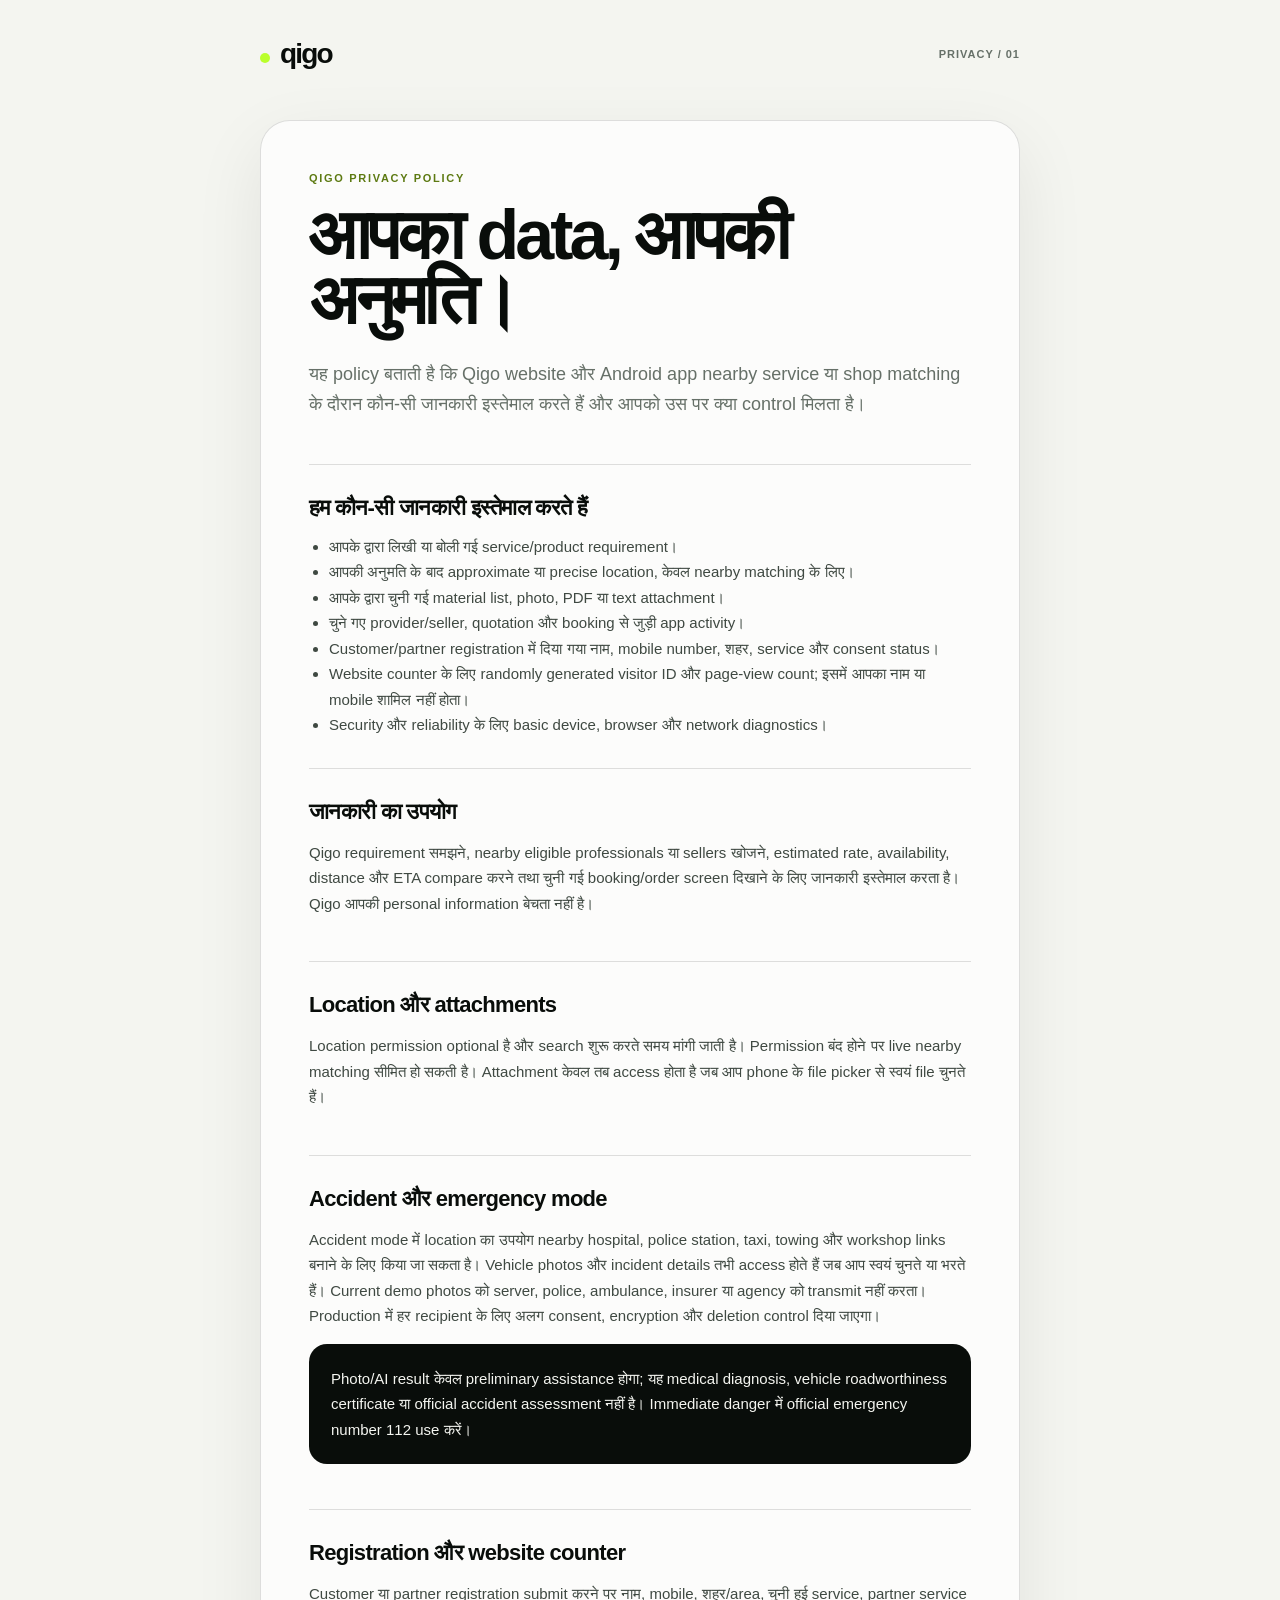
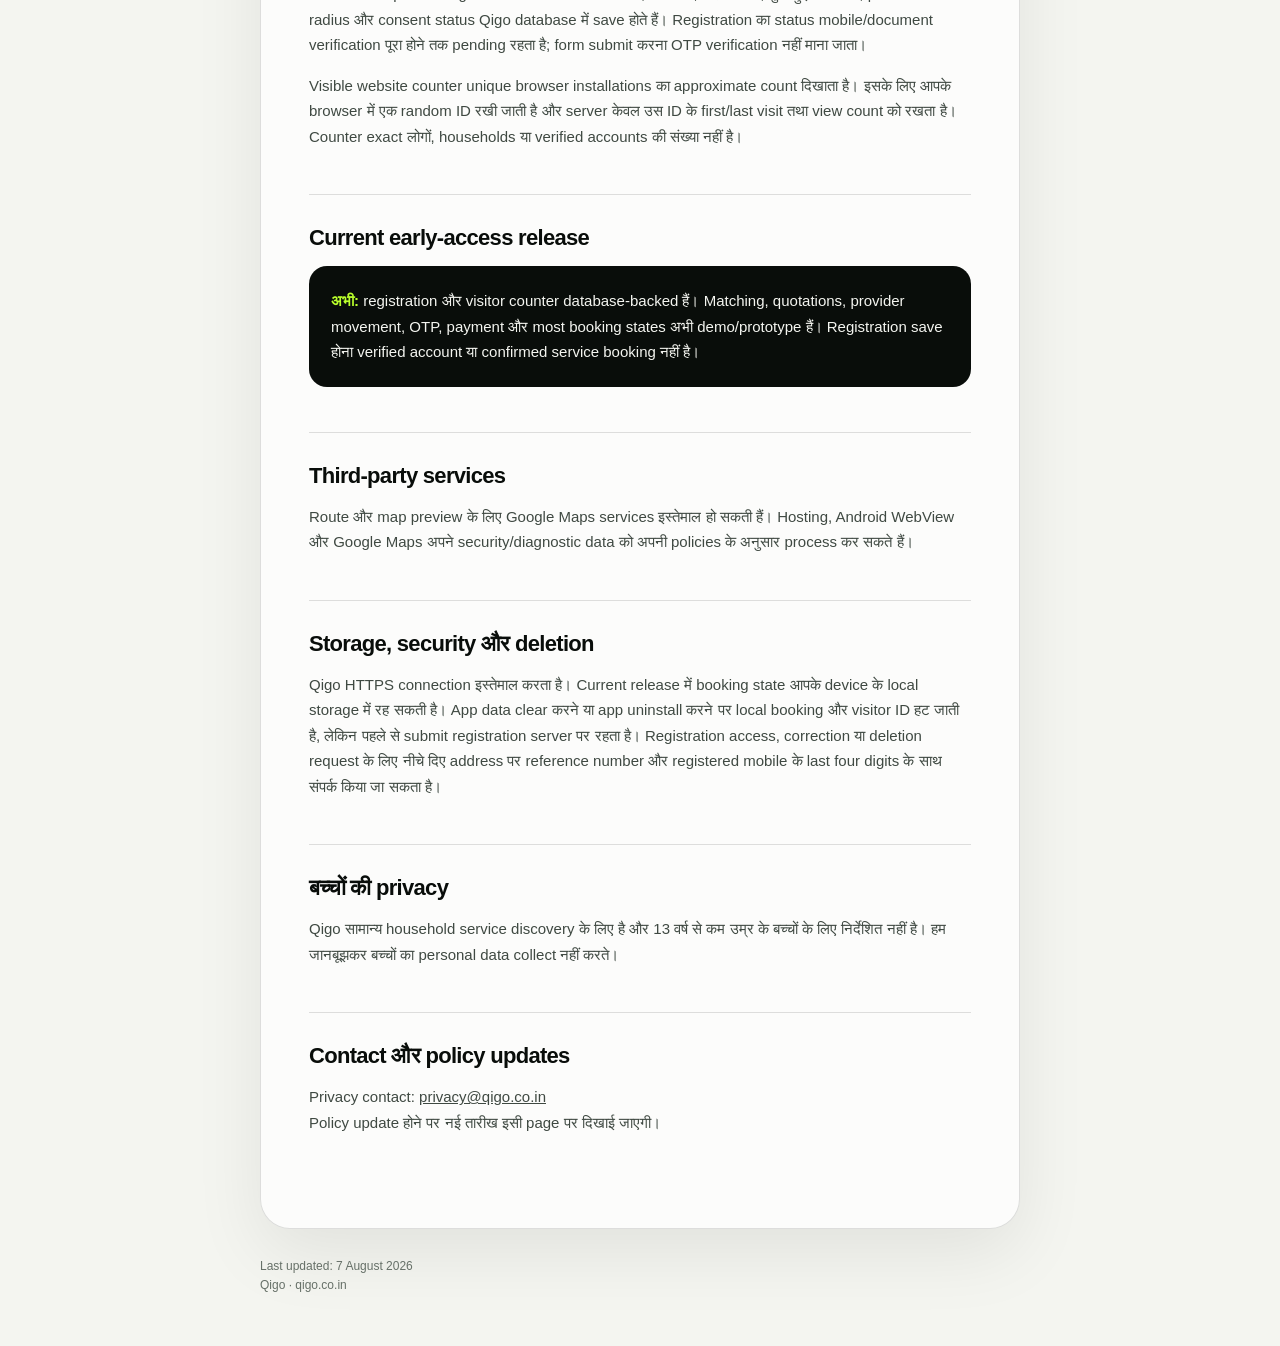
<file: privacy.html>
<!doctype html>
<html lang="hi">
  <head>
    <meta charset="utf-8" />
    <meta name="viewport" content="width=device-width, initial-scale=1" />
    <meta name="theme-color" content="#0a0d0b" />
    <meta name="robots" content="index,follow" />
    <title>Qigo Privacy Policy</title>
    <style>
      :root {
        color-scheme: light;
        --ink: #090d0a;
        --muted: #667068;
        --line: rgba(9, 13, 10, 0.13);
        --canvas: #f4f5f0;
        --signal: #baff2c;
        font-family: Arial, sans-serif;
      }
      * { box-sizing: border-box; }
      body {
        margin: 0;
        background: var(--canvas);
        color: var(--ink);
      }
      header, article, footer {
        width: min(100% - 36px, 760px);
        margin-inline: auto;
      }
      header {
        padding: 38px 0 50px;
        display: flex;
        align-items: center;
        justify-content: space-between;
      }
      .brand {
        color: inherit;
        font-size: 28px;
        font-weight: 900;
        text-decoration: none;
        letter-spacing: -1.8px;
      }
      .brand::before {
        content: "";
        display: inline-block;
        width: 10px;
        height: 10px;
        margin-right: 10px;
        border-radius: 50%;
        background: var(--signal);
      }
      header span {
        color: var(--muted);
        font-size: 11px;
        font-weight: 800;
        letter-spacing: 1px;
      }
      article {
        padding: 48px;
        border: 1px solid var(--line);
        border-radius: 30px;
        background: rgba(255, 255, 255, 0.72);
        box-shadow: 0 24px 70px rgba(9, 13, 10, 0.08);
      }
      .eyebrow {
        margin: 0 0 15px;
        color: #5d7a12;
        font-size: 11px;
        font-weight: 900;
        letter-spacing: 1.7px;
      }
      h1 {
        max-width: 620px;
        margin: 0;
        font-size: clamp(40px, 8vw, 70px);
        line-height: 0.94;
        letter-spacing: -4px;
      }
      .intro {
        margin: 26px 0 44px;
        color: var(--muted);
        font-size: 18px;
        line-height: 1.65;
      }
      section {
        padding: 30px 0;
        border-top: 1px solid var(--line);
      }
      h2 {
        margin: 0 0 13px;
        font-size: 22px;
        letter-spacing: -0.7px;
      }
      p, li {
        color: #3f4942;
        font-size: 15px;
        line-height: 1.7;
      }
      ul { margin: 12px 0 0; padding-left: 20px; }
      .notice {
        padding: 22px;
        border-radius: 18px;
        background: var(--ink);
        color: #f4f5f0;
      }
      .notice strong { color: var(--signal); }
      a { color: inherit; }
      footer {
        padding: 28px 0 50px;
        color: var(--muted);
        font-size: 12px;
        line-height: 1.6;
      }
      @media (max-width: 620px) {
        article { padding: 28px 22px; border-radius: 24px; }
        header { padding: 24px 0 34px; }
        h1 { letter-spacing: -2.5px; }
      }
    </style>
  </head>
  <body>
    <header>
      <a class="brand" href="/">qigo</a>
      <span>PRIVACY / 01</span>
    </header>

    <article>
      <p class="eyebrow">QIGO PRIVACY POLICY</p>
      <h1>आपका data, आपकी अनुमति।</h1>
      <p class="intro">
        यह policy बताती है कि Qigo website और Android app nearby service या shop matching के दौरान
        कौन-सी जानकारी इस्तेमाल करते हैं और आपको उस पर क्या control मिलता है।
      </p>

      <section>
        <h2>हम कौन-सी जानकारी इस्तेमाल करते हैं</h2>
        <ul>
          <li>आपके द्वारा लिखी या बोली गई service/product requirement।</li>
          <li>आपकी अनुमति के बाद approximate या precise location, केवल nearby matching के लिए।</li>
          <li>आपके द्वारा चुनी गई material list, photo, PDF या text attachment।</li>
          <li>चुने गए provider/seller, quotation और booking से जुड़ी app activity।</li>
          <li>Customer/partner registration में दिया गया नाम, mobile number, शहर, service और consent status।</li>
          <li>Website counter के लिए randomly generated visitor ID और page-view count; इसमें आपका नाम या mobile शामिल नहीं होता।</li>
          <li>Security और reliability के लिए basic device, browser और network diagnostics।</li>
        </ul>
      </section>

      <section>
        <h2>जानकारी का उपयोग</h2>
        <p>
          Qigo requirement समझने, nearby eligible professionals या sellers खोजने, estimated rate,
          availability, distance और ETA compare करने तथा चुनी गई booking/order screen दिखाने के लिए
          जानकारी इस्तेमाल करता है। Qigo आपकी personal information बेचता नहीं है।
        </p>
      </section>

      <section>
        <h2>Location और attachments</h2>
        <p>
          Location permission optional है और search शुरू करते समय मांगी जाती है। Permission बंद होने पर
          live nearby matching सीमित हो सकती है। Attachment केवल तब access होता है जब आप phone के file
          picker से स्वयं file चुनते हैं।
        </p>
      </section>

      <section>
        <h2>Accident और emergency mode</h2>
        <p>
          Accident mode में location का उपयोग nearby hospital, police station, taxi, towing और workshop
          links बनाने के लिए किया जा सकता है। Vehicle photos और incident details तभी access होते हैं जब
          आप स्वयं चुनते या भरते हैं। Current demo photos को server, police, ambulance, insurer या agency
          को transmit नहीं करता। Production में हर recipient के लिए अलग consent, encryption और deletion
          control दिया जाएगा।
        </p>
        <p class="notice">
          Photo/AI result केवल preliminary assistance होगा; यह medical diagnosis, vehicle roadworthiness
          certificate या official accident assessment नहीं है। Immediate danger में official emergency
          number 112 use करें।
        </p>
      </section>

      <section>
        <h2>Registration और website counter</h2>
        <p>
          Customer या partner registration submit करने पर नाम, mobile, शहर/area, चुनी हुई service,
          partner service radius और consent status Qigo database में save होते हैं। Registration का
          status mobile/document verification पूरा होने तक pending रहता है; form submit करना OTP
          verification नहीं माना जाता।
        </p>
        <p>
          Visible website counter unique browser installations का approximate count दिखाता है। इसके लिए
          आपके browser में एक random ID रखी जाती है और server केवल उस ID के first/last visit तथा view count
          को रखता है। Counter exact लोगों, households या verified accounts की संख्या नहीं है।
        </p>
      </section>

      <section>
        <h2>Current early-access release</h2>
        <p class="notice">
          <strong>अभी:</strong> registration और visitor counter database-backed हैं। Matching, quotations,
          provider movement, OTP, payment और most booking states अभी demo/prototype हैं। Registration save
          होना verified account या confirmed service booking नहीं है।
        </p>
      </section>

      <section>
        <h2>Third-party services</h2>
        <p>
          Route और map preview के लिए Google Maps services इस्तेमाल हो सकती हैं। Hosting, Android WebView
          और Google Maps अपने security/diagnostic data को अपनी policies के अनुसार process कर सकते हैं।
        </p>
      </section>

      <section>
        <h2>Storage, security और deletion</h2>
        <p>
          Qigo HTTPS connection इस्तेमाल करता है। Current release में booking state आपके device के local
          storage में रह सकती है। App data clear करने या app uninstall करने पर local booking और visitor ID
          हट जाती है, लेकिन पहले से submit registration server पर रहता है। Registration access, correction
          या deletion request के लिए नीचे दिए address पर reference number और registered mobile के last four
          digits के साथ संपर्क किया जा सकता है।
        </p>
      </section>

      <section>
        <h2>बच्चों की privacy</h2>
        <p>
          Qigo सामान्य household service discovery के लिए है और 13 वर्ष से कम उम्र के बच्चों के लिए
          निर्देशित नहीं है। हम जानबूझकर बच्चों का personal data collect नहीं करते।
        </p>
      </section>

      <section>
        <h2>Contact और policy updates</h2>
        <p>
          Privacy contact: <a href="mailto:privacy@qigo.co.in">privacy@qigo.co.in</a><br />
          Policy update होने पर नई तारीख इसी page पर दिखाई जाएगी।
        </p>
      </section>
    </article>

    <footer>
      Last updated: 7 August 2026<br />
      Qigo · qigo.co.in
    </footer>
  </body>
</html>
</file>
